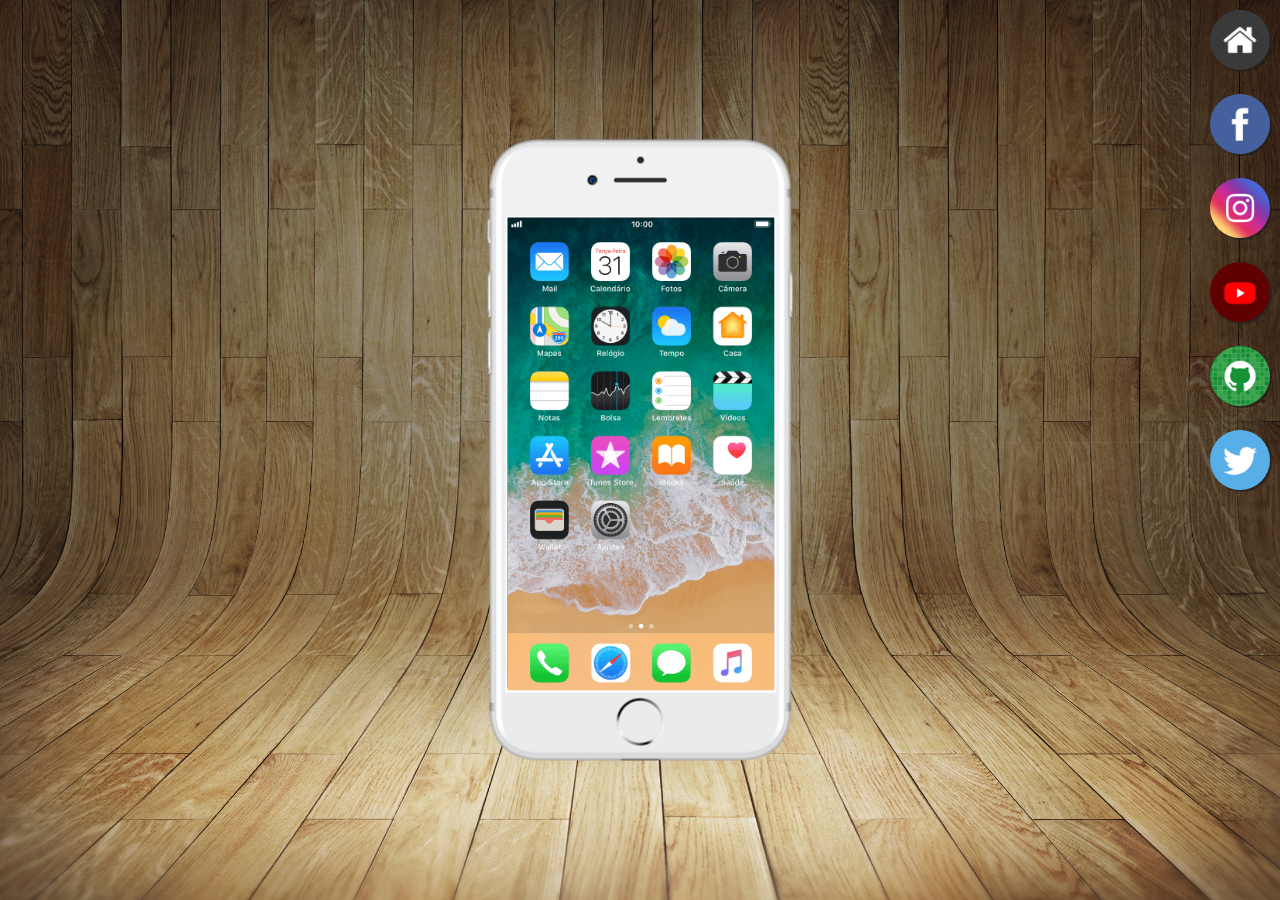
<file: index.html>
<!DOCTYPE html>
<html lang="pt-br">
<head>
    <meta charset="UTF-8">
    <meta http-equiv="X-UA-Compatible" content="IE=edge">
    <meta name="viewport" content="width=device-width, initial-scale=1.0">
    <title>Projeto Redes Sociais</title>

    <link rel="shortcut icon" href="imagens/favicon.ico" type="image/x-icon">
    <link rel="stylesheet" href="estilos/style.css">

</head>
<body>
    
    <main>
        <section id="telefone">

 <iframe src="home.html"  name="tela" id="tela" ></iframe>

        </section>

        <section id="redes-sociais">
            
            <a href="home.html" target="tela"> <img src="imagens/logo-home.jpg" alt="home"></a> <br>  <!--Aqui no "href" carregamos a página "home.html", com todas as suas configurções -->
            <a href="facebook.html"  target="tela"> <img src="imagens/logo-facebook.jpg" alt="facebook"></a> <br> <!--Vamos criar link's que abram as redes sociais na "tela do iphone" -->
            <a href="instagram.html" target="tela"> <img src="imagens/logo-instagram.jpg"     alt="instagran"></a> <br>
            <a href="youtube.html" target="tela"> <img src="imagens/logo-youtube.jpg" alt="youtube"></a> <br>
            <a href="Gitihub.html" target="tela"> <img src="imagens/logo-github.jpg" alt="github"></a> <br>
            <a href="twitter.html" target="tela"> <img src="imagens/logo-twitter.jpg" alt="twitter"></a>
            

        </section>
    </main>
    
</body>
</html>
</file>
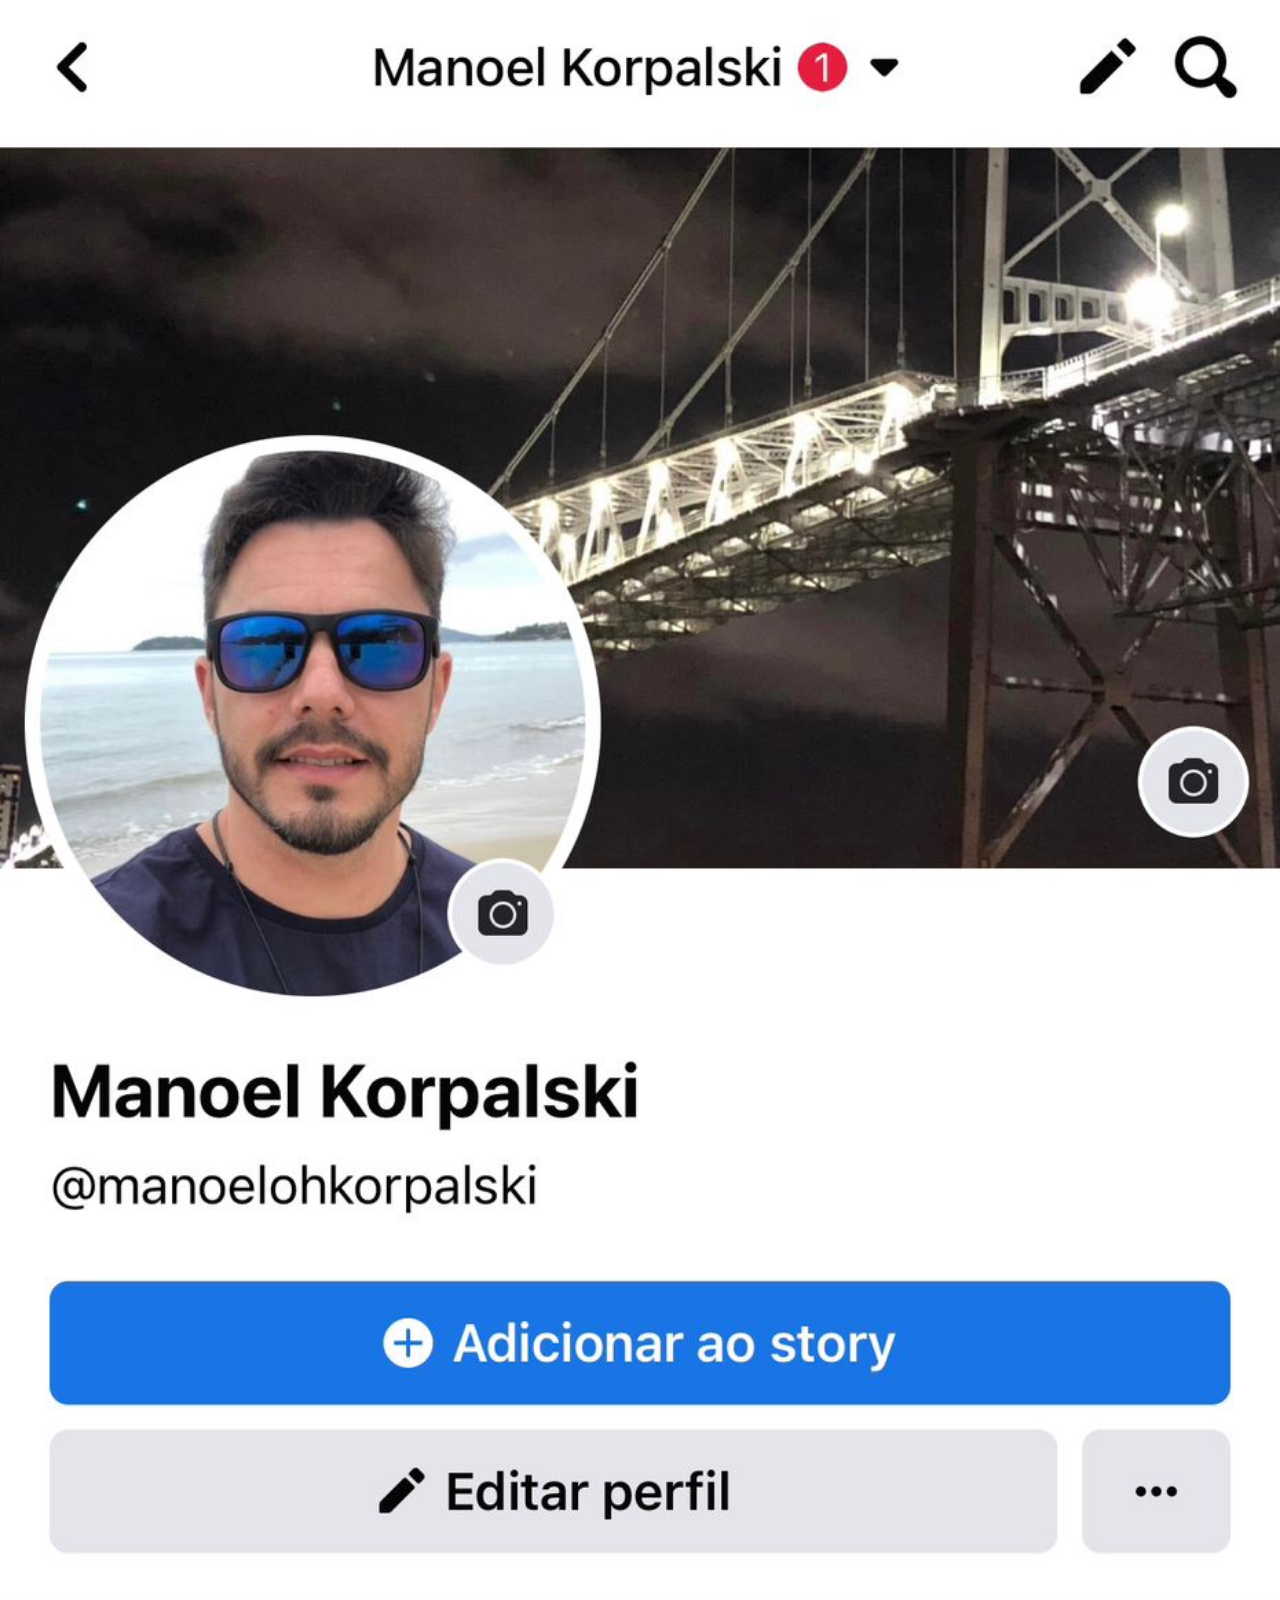
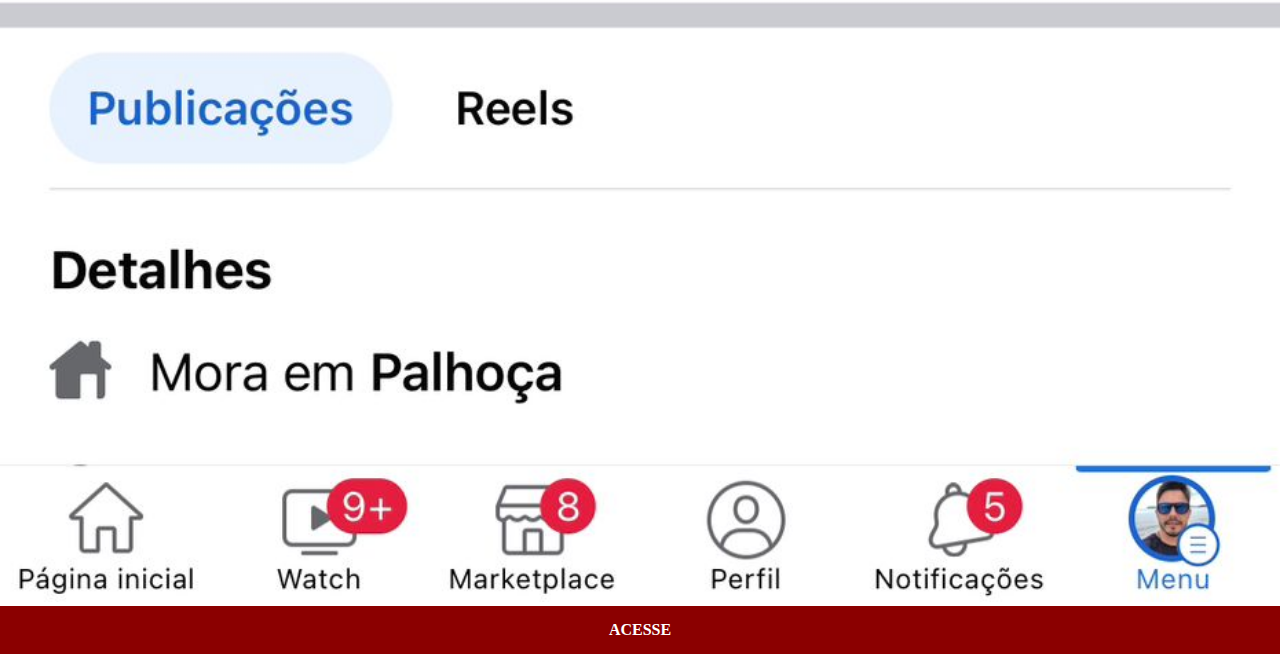
<file: facebook.html>
<!DOCTYPE html>
<html lang="pt-br">
<head>
    <meta charset="UTF-8">
    <meta http-equiv="X-UA-Compatible" content="IE=edge">
    <meta name="viewport" content="width=device-width, initial-scale=1.0">
    <title>Facebook</title>

    <style>

        *{
            margin: 0px;
            padding: 0px;
        }

        ::-webkit-scrollbar{
            width: 0px;
            height: 0px;
        }

        img{
        width: 100vw;
      
       
        }

        a{
            display: block;
            padding: 15px;
            background-color: darkred;
            color: white;
            text-align: center;
            font-weight: bolder;
            text-decoration: none;
        }
    </style>

    
</head>
<body>

    <img src="imagens/Pg_face.jpeg" alt="facebook">
    <a href="https://www.facebook.com/manoel.roberto.14606" target="_blank">ACESSE</a>
    
</body>
</html>
</file>
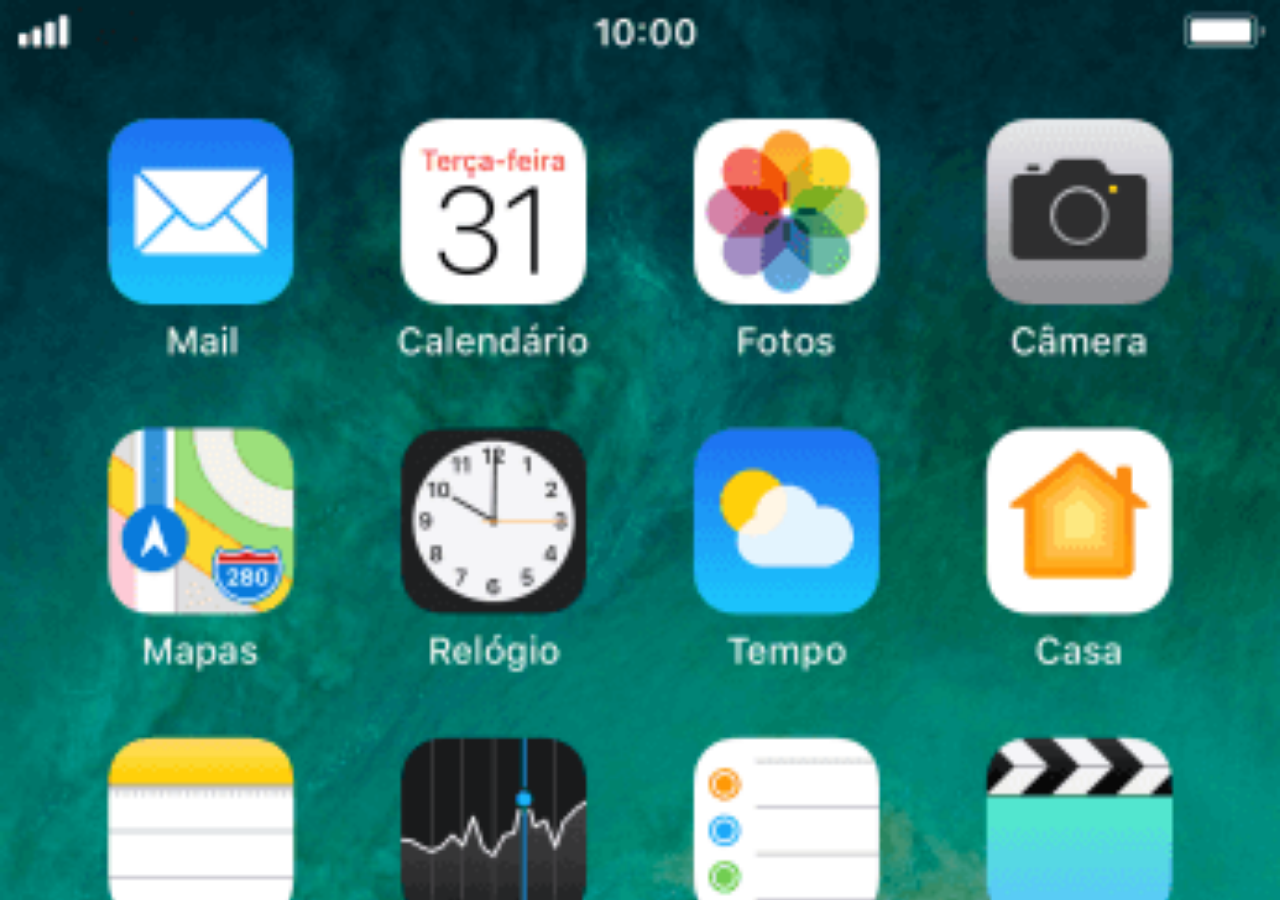
<file: home.html>
<!DOCTYPE html>
<html lang="pt-br">
<head>
    <meta charset="UTF-8">
    <meta http-equiv="X-UA-Compatible" content="IE=edge">
    <meta name="viewport" content="width=device-width, initial-scale=1.0">
    <title>Home</title>

</head>
        <style>
            *{
                margin: 0px;
                padding: 0px;
            }

            body{
                width: 100vw;
                height: 100vh;
                background:white url('imagens/tela_iphone.png') top center;
                background-repeat: no-repeat;
                background-size: cover;
            }
        </style>
<body>
    
</body>
</html>
</file>
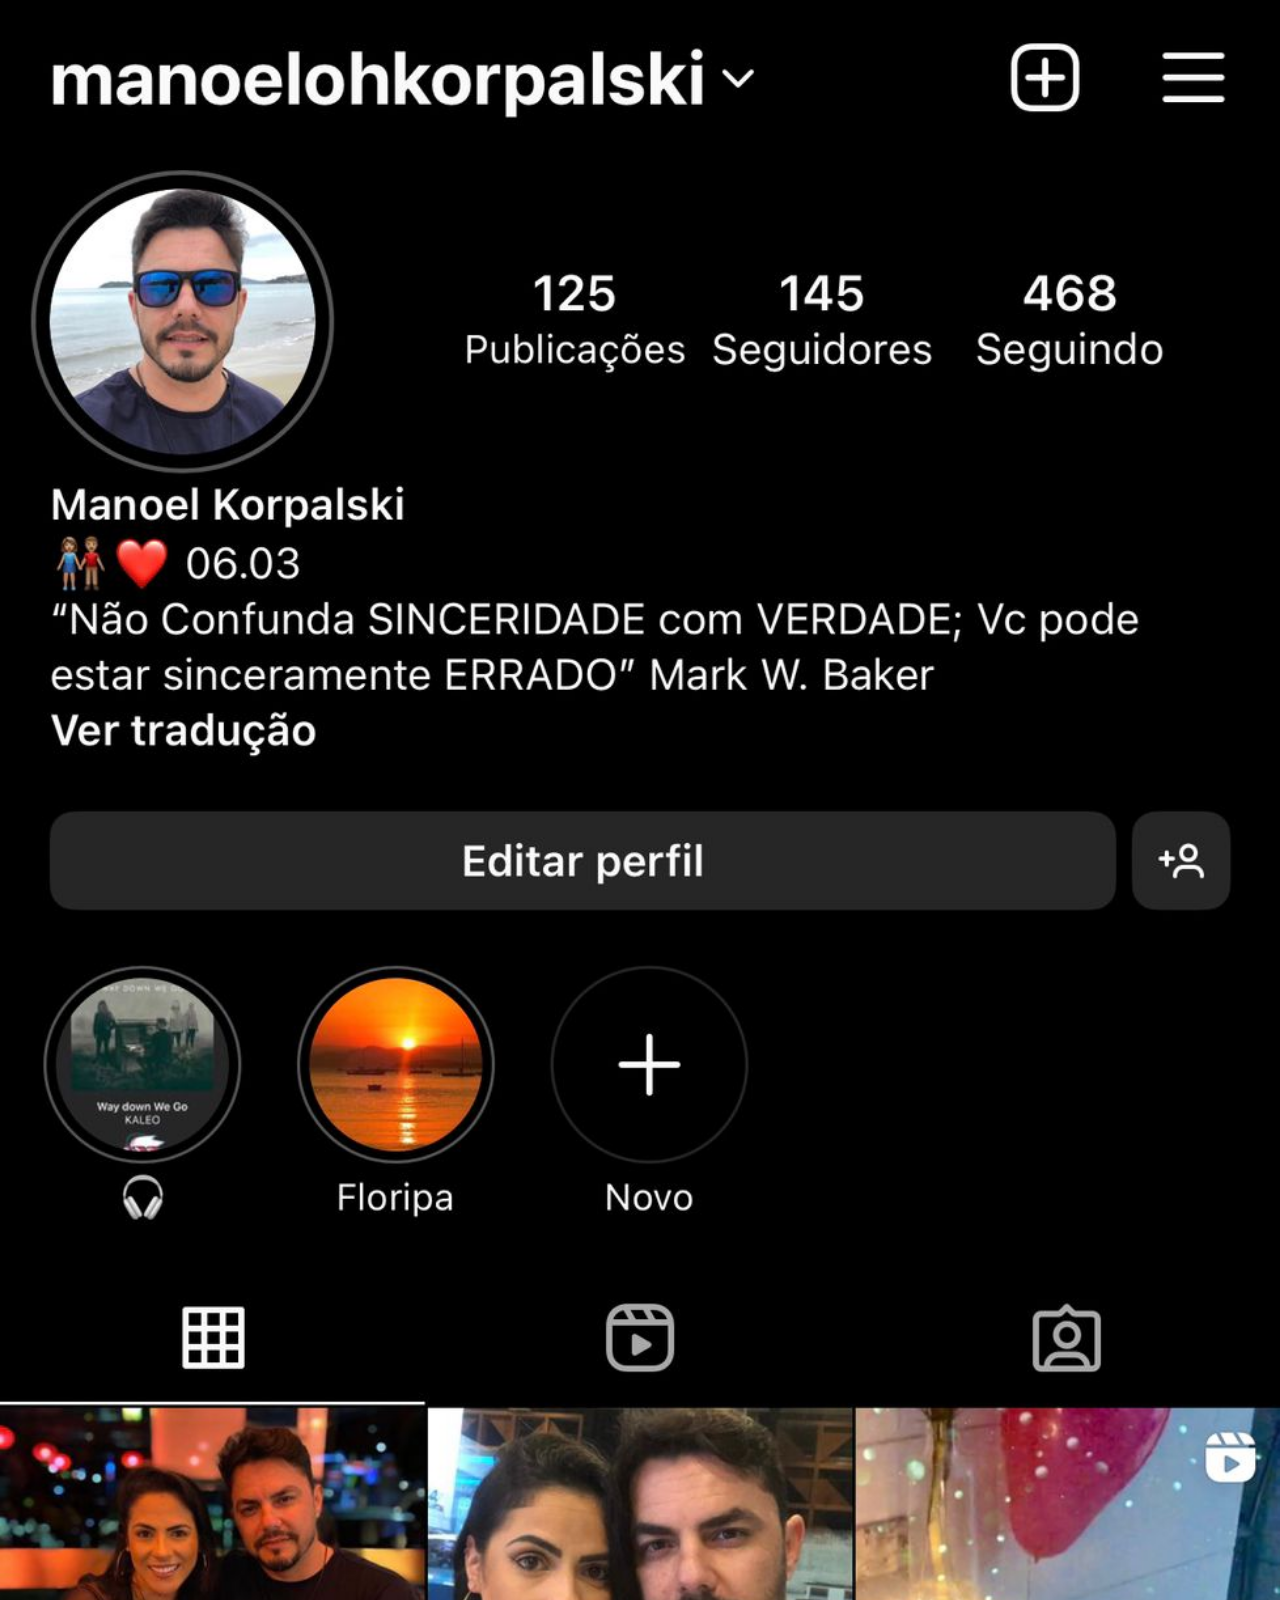
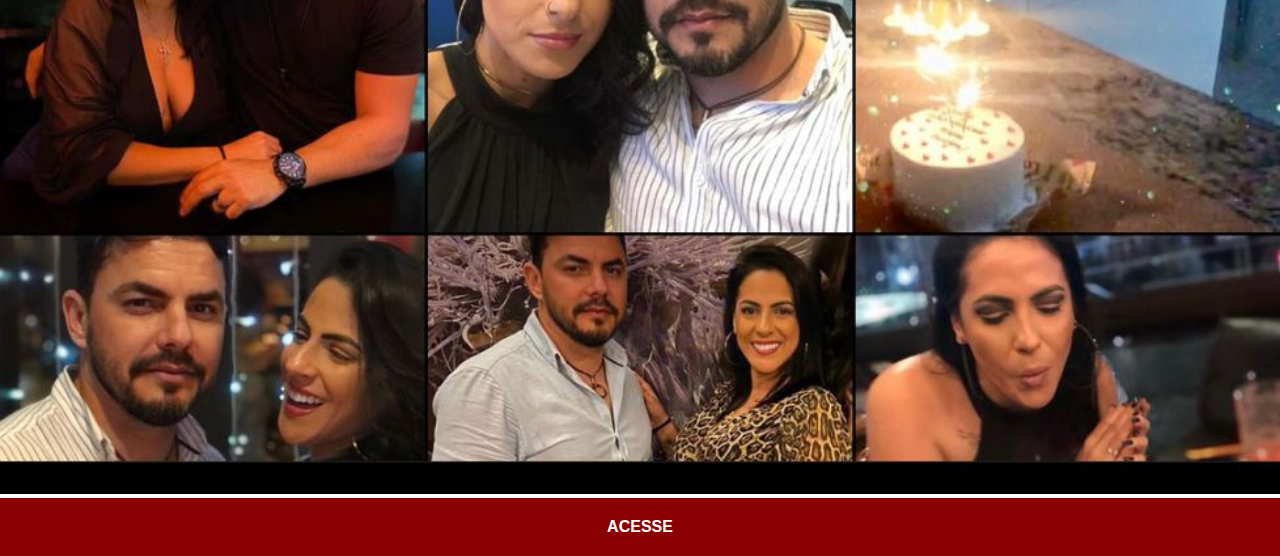
<file: instagram.html>
<!DOCTYPE html>
<html lang="pt-br">
<head>
    <meta charset="UTF-8">
    <meta http-equiv="X-UA-Compatible" content="IE=edge">
    <meta name="viewport" content="width=device-width, initial-scale=1.0">
    <title>Instagram</title>

    <link rel="stylesheet" href="estilos/social.css">
</head>
<body>
    

    <img src="imagens/pg_insta.jpeg" alt="instagram">
    <a href="https://www.instagram.com/manoelohkorpalski/" target="_blank">ACESSE</a>
</body>
</html>
</file>
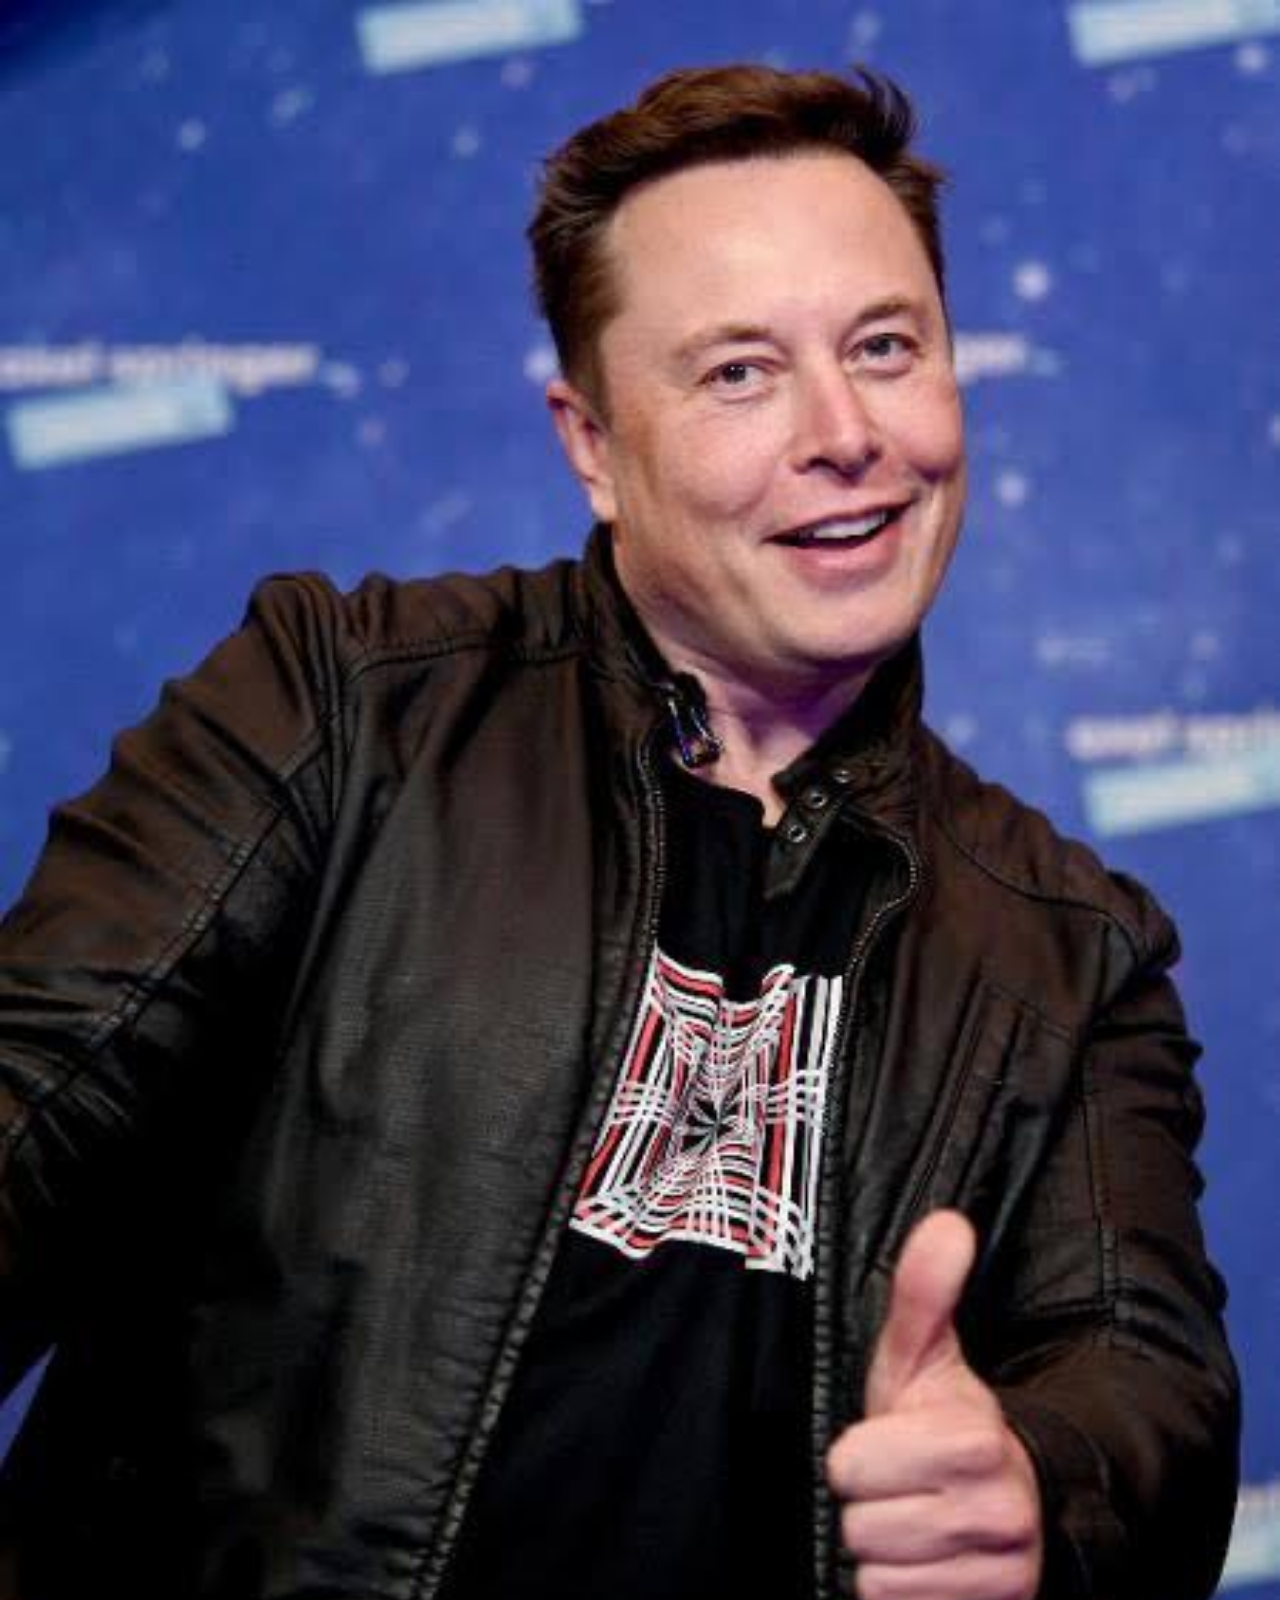
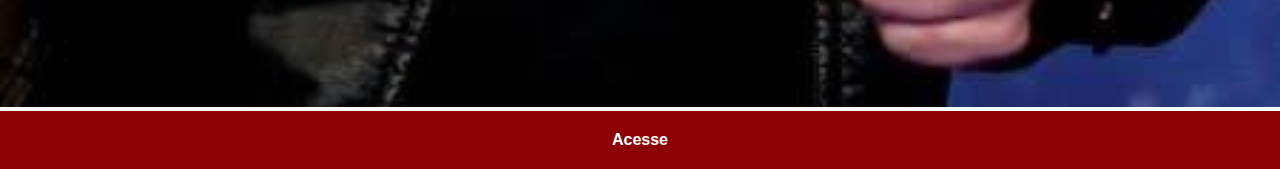
<file: twitter.html>
<!DOCTYPE html>
<html lang="pt-br">
<head>
    <meta charset="UTF-8">
    <meta http-equiv="X-UA-Compatible" content="IE=edge">
    <meta name="viewport" content="width=device-width, initial-scale=1.0">
    <title>Twitter</title>

    <link rel="stylesheet" href="estilos/social.css">

</head>
<body>

    <img src="imagens/MeuTwitter.jpeg" alt="Twitter">
    <a href=""> Acesse</a>
    
</body>
</html>
</file>
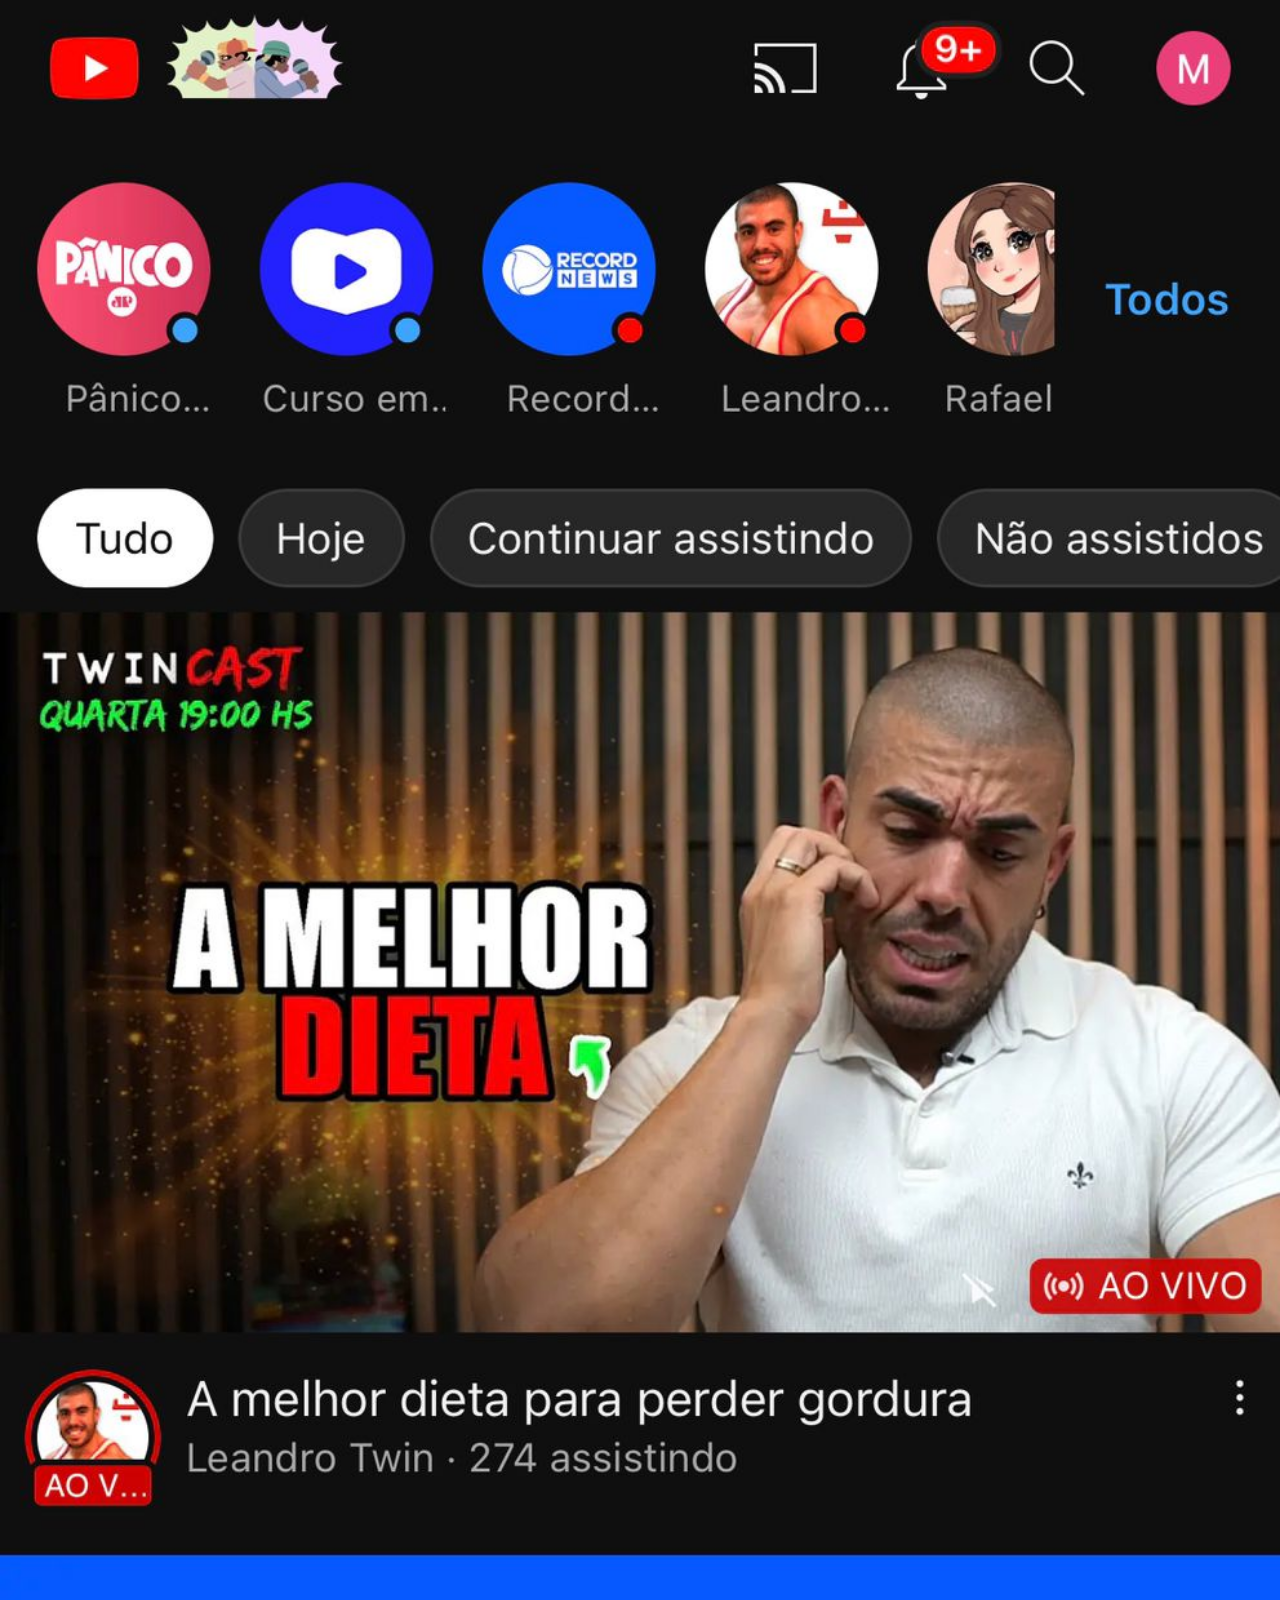
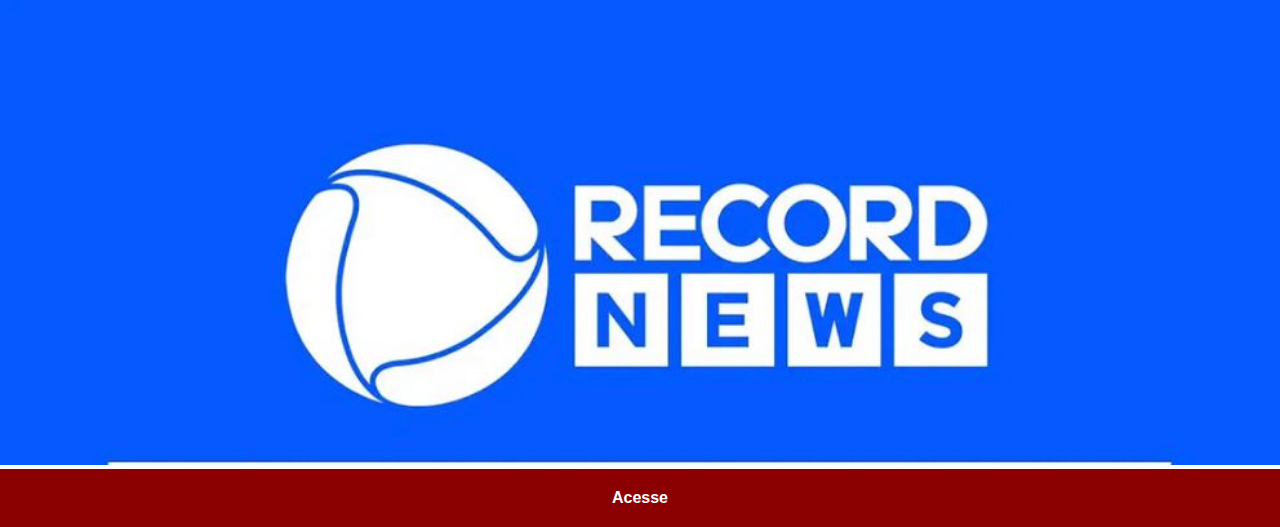
<file: youtube.html>
<!DOCTYPE html>
<html lang="pt-br">
<head>
    <meta charset="UTF-8">
    <meta http-equiv="X-UA-Compatible" content="IE=edge">
    <meta name="viewport" content="width=device-width, initial-scale=1.0">
    <title>youtube</title>

        <style>

            *{
                margin: 0px;
                padding: 0px;
                font-family: Arial, Helvetica, sans-serif;
            }

            ::-webkit-scrollbar{ /*Com essa configuração escondemos a barra de rolagem*/
                width: 0px;
                height: 0px;
            }
            img{
                width: 100vw; /*A imagem irá carregar em 100% da tela do iphone.*/
                
              

            }

            a{
                display: block;
                background-color:darkred;
                color: white;
                text-align: center;
                padding: 20px;
                font-weight: bolder;
                text-decoration: none;
               
            }

        </style>
</head>
<body>

    <img src="imagens/pg_youtube.jpeg" alt="youtube">
    <a href="https://www.youtube.com/" target="_blank"> Acesse</a>
    
</body>
</html>
</file>
<file: estilos/style.css>
@charset "UTH-8"; /*Configuração para que não tenhamos dificuldade ortográficas*/

*{   /*Configuração geral para toda a página*/
    margin: 0;
    padding: 0;
    font-family: Arial, Helvetica, sans-serif;
}

html, body{

    height: 100vh;  /*Para que a altura do site seja de 100% da tela*/
    width: 100vw;  /*Para que a largura do site seja de 100% da tela*/
    background-color: black;
}

main{
    
    height: 100vh; /*Altura total*/
    position: relative;
}

body{
    background-image: url('../imagens/fundo-madeira.jpg'); /*Fundo Madeira no Body*/
    background-repeat: no-repeat; /*Para nao repetir a imagem*/
    background-size: cover; /*Para que o tamanhodo fundo cubra toda a tela*/
    background-attachment: fixed; /*Fixamos o fundo madeira, enquanto as outras imagens se movimentem*/
}


section#telefone{
           
    background-image: url('../imagens/frame-iphone.png'); /*Inserimos a Imagem do Iphone*/
    background-repeat: no-repeat; /*A Imagem não irá se repetir*/
    height: 627px; /*Altura do Iphone*/
    width: 311px; /*Largura do Iphone*/
    position: absolute; /*Posicionamento*/
    top: 50%;
    left: 50%;
    transform: translate(-50%, -50%); /*Centralizamos o "container Iphone" no centro da tela*/     
}

section#redes-sociais img{ /*Configuração para as IMAGENS dos link's da redes sociais*/

    width: 60px; /*Tamanho das logos das redes sociais*/
    margin: 10px;  /*Espaço entre as logos*/
    border-radius: 50%; /*Arredondamento das logos*/
    box-shadow: 2px 2px rgba(32, 32, 32, 0.747); /* Sombras na logos das redes sociais */
    box-sizing: border-box; /*Configuração para que a borda faça parte da "caixa" da logo.*/
}

section#redes-sociais img:hover{
    border: 1px solid white;
    transform: translate(-3px, -3px); /*Ao passar o mouse, a logo terá um pequeno deslocamento.*/
    box-shadow: 5px 5px 10px rgba(29, 28, 28, 0.616); /*Sombras do deslocamento.*/
    transition: transform .3s, border 1s; /*Ao passar o mouse, haverá uma transição da logo em 0.3segundos e, da borda branca em 1 segundo*/
}

section#redes-sociais{ /*Configuração de posição das redes sociais*/
    text-align: right;
}

iframe#tela{
    position: relative;
    top:79px;
    left: 21px;  /*Posicionamento da imagem home em relação a tela do Iphone.*/
    width: 267px;
    height: 473px;
    border: 2px white solid; 

}
</file>
<file: estilos/social.css>
@charset "UTF-8";

*{
    margin: 0px;
    padding: 0px;
    font-family: Arial, Helvetica, sans-serif;
}

::-webkit-scrollbar{ /*Com essa configuração escondemos a barra de rolagem*/
    width: 0px;
    height: 0px;
}
img{
    width: 100vw; /*A imagem irá carregar em 100% da tela do iphone.*/            
   }

a{
    display: block;
    background-color:darkred;
    color: white;
    text-align: center;
    padding: 20px;
    font-weight: bolder;
    text-decoration: none;
   
}
</file>
